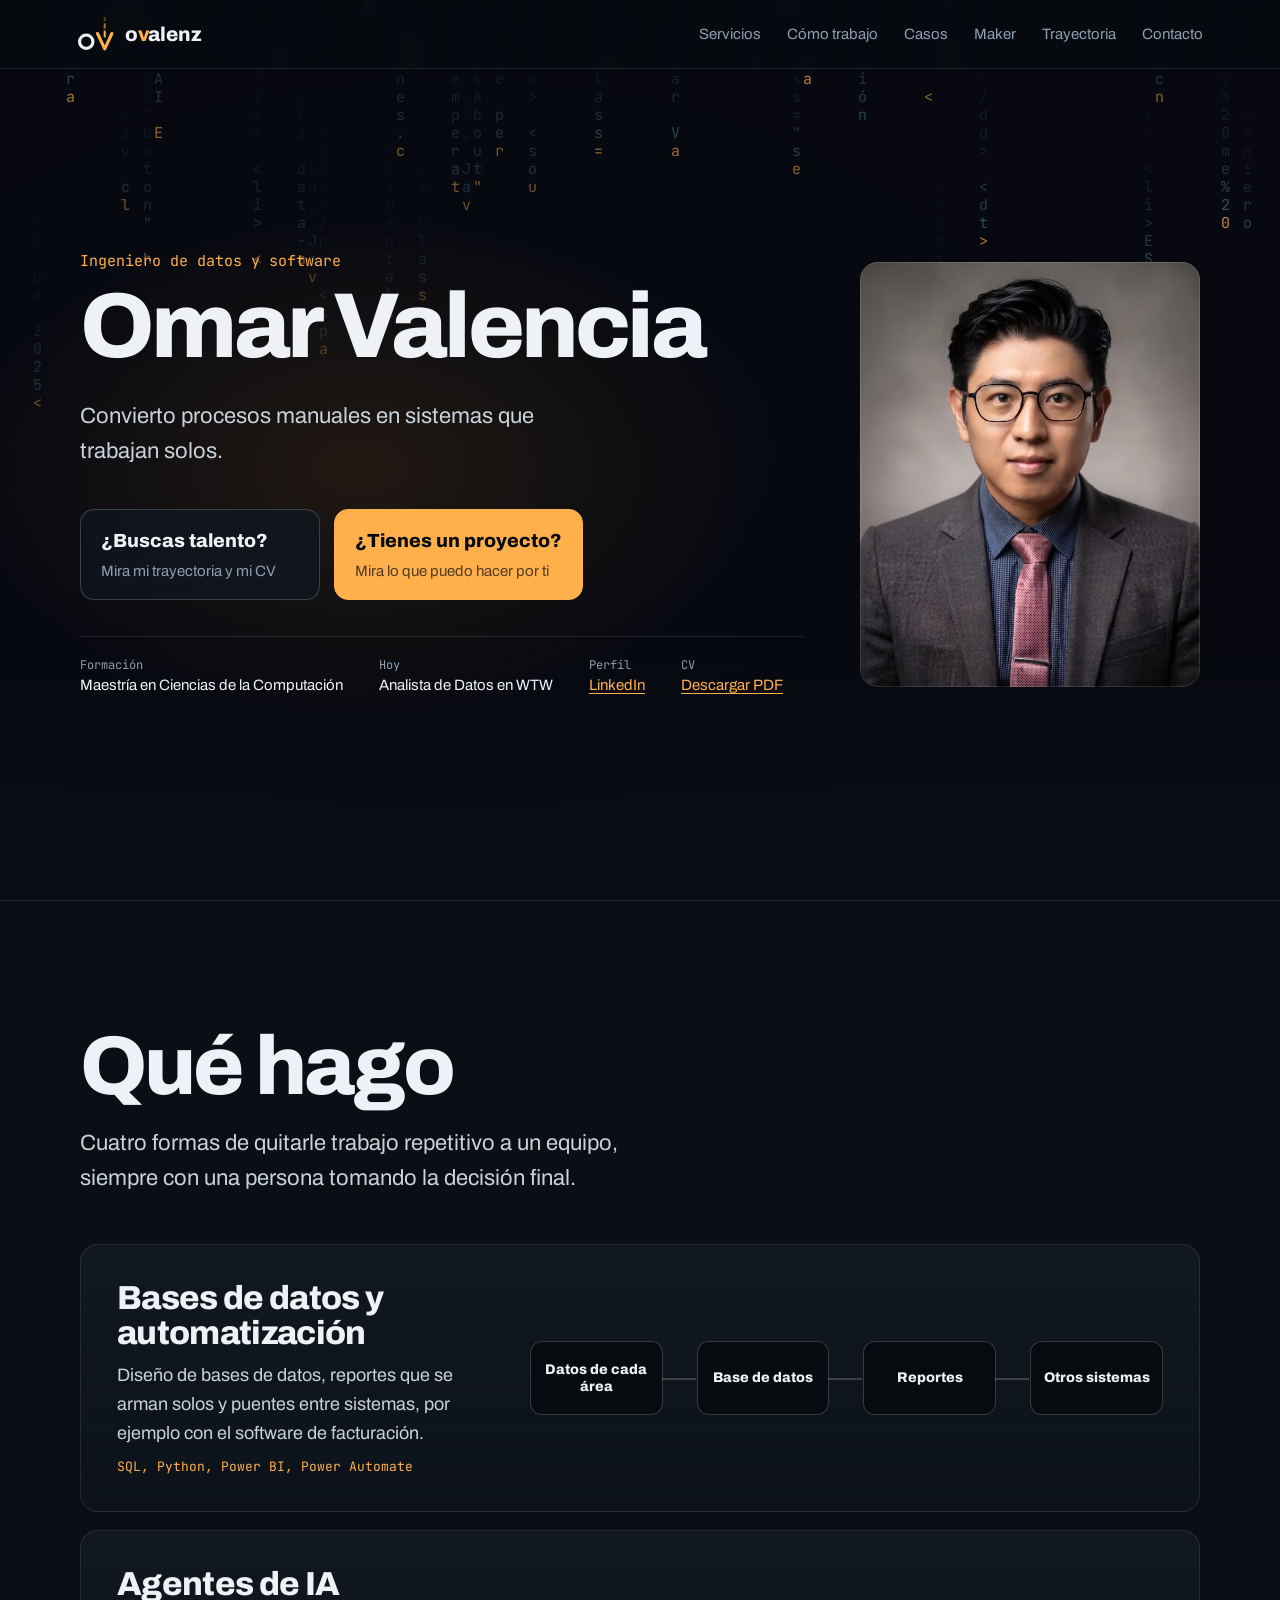
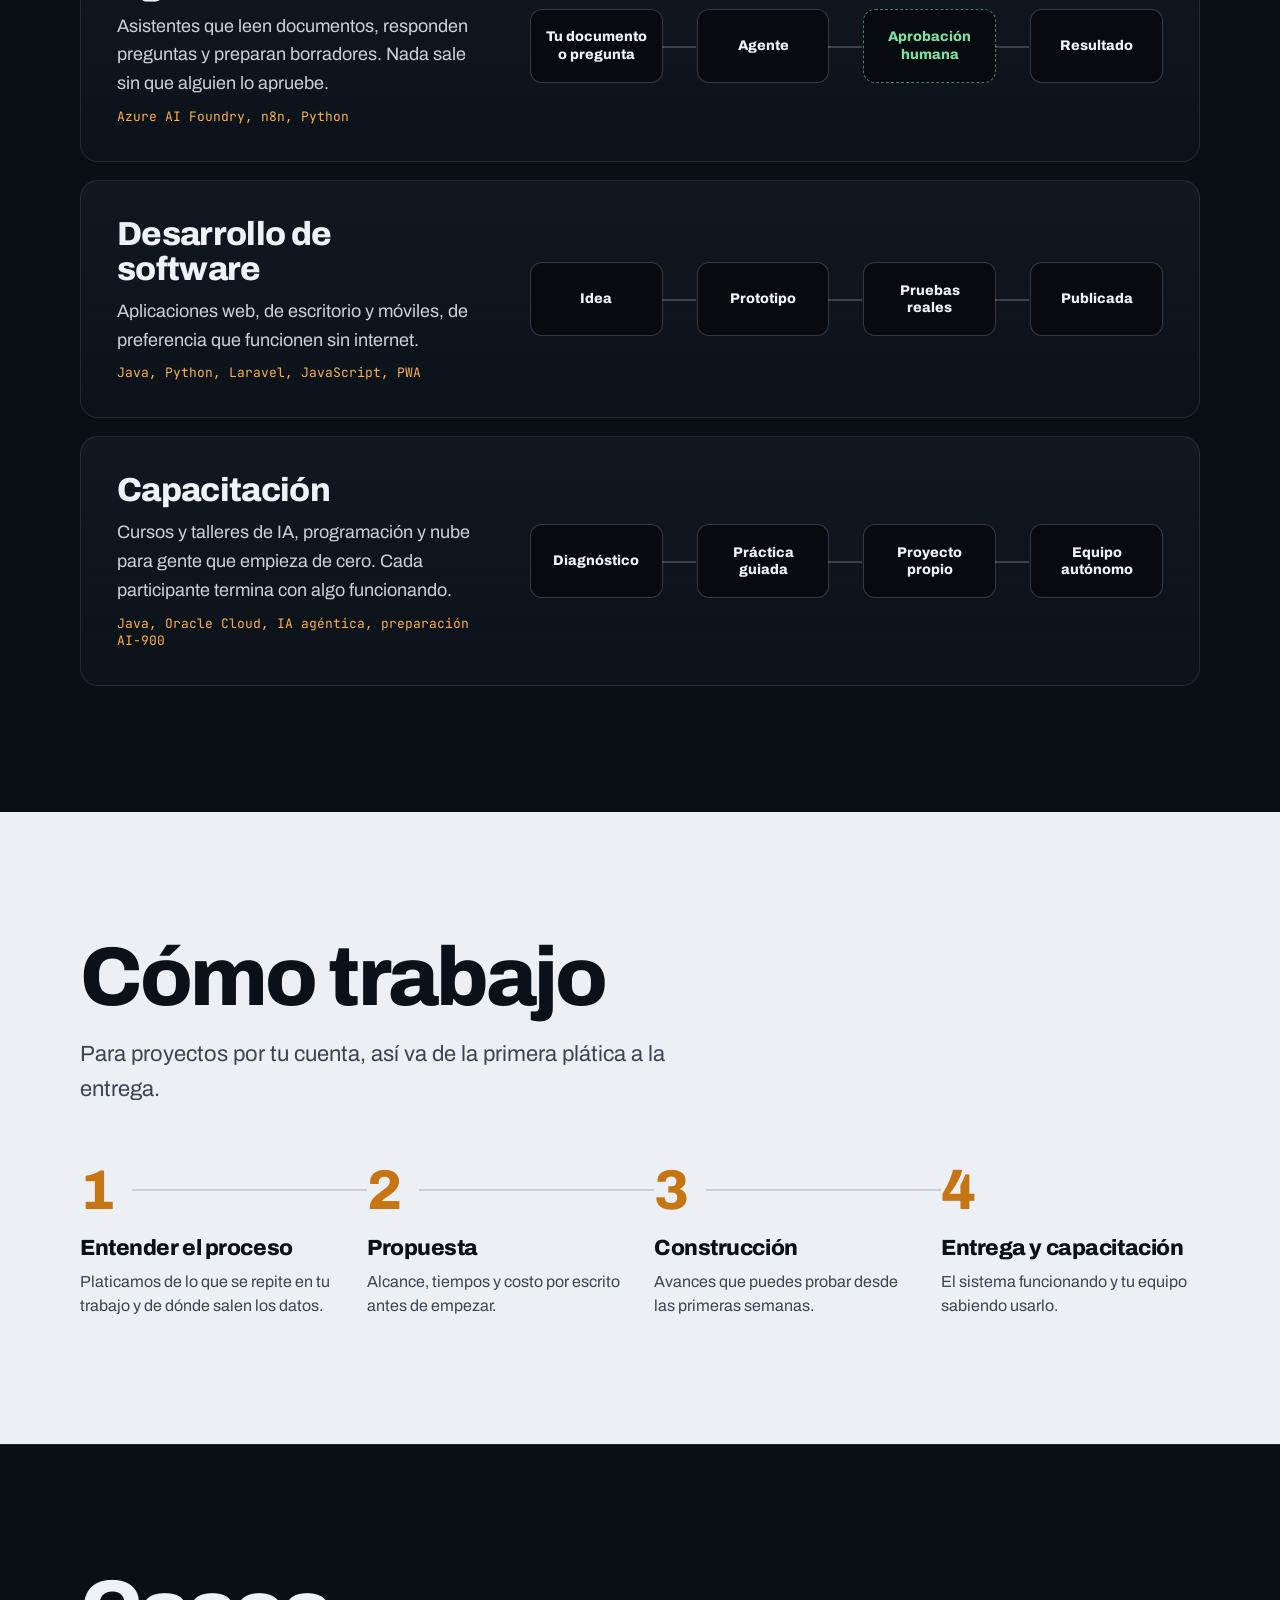
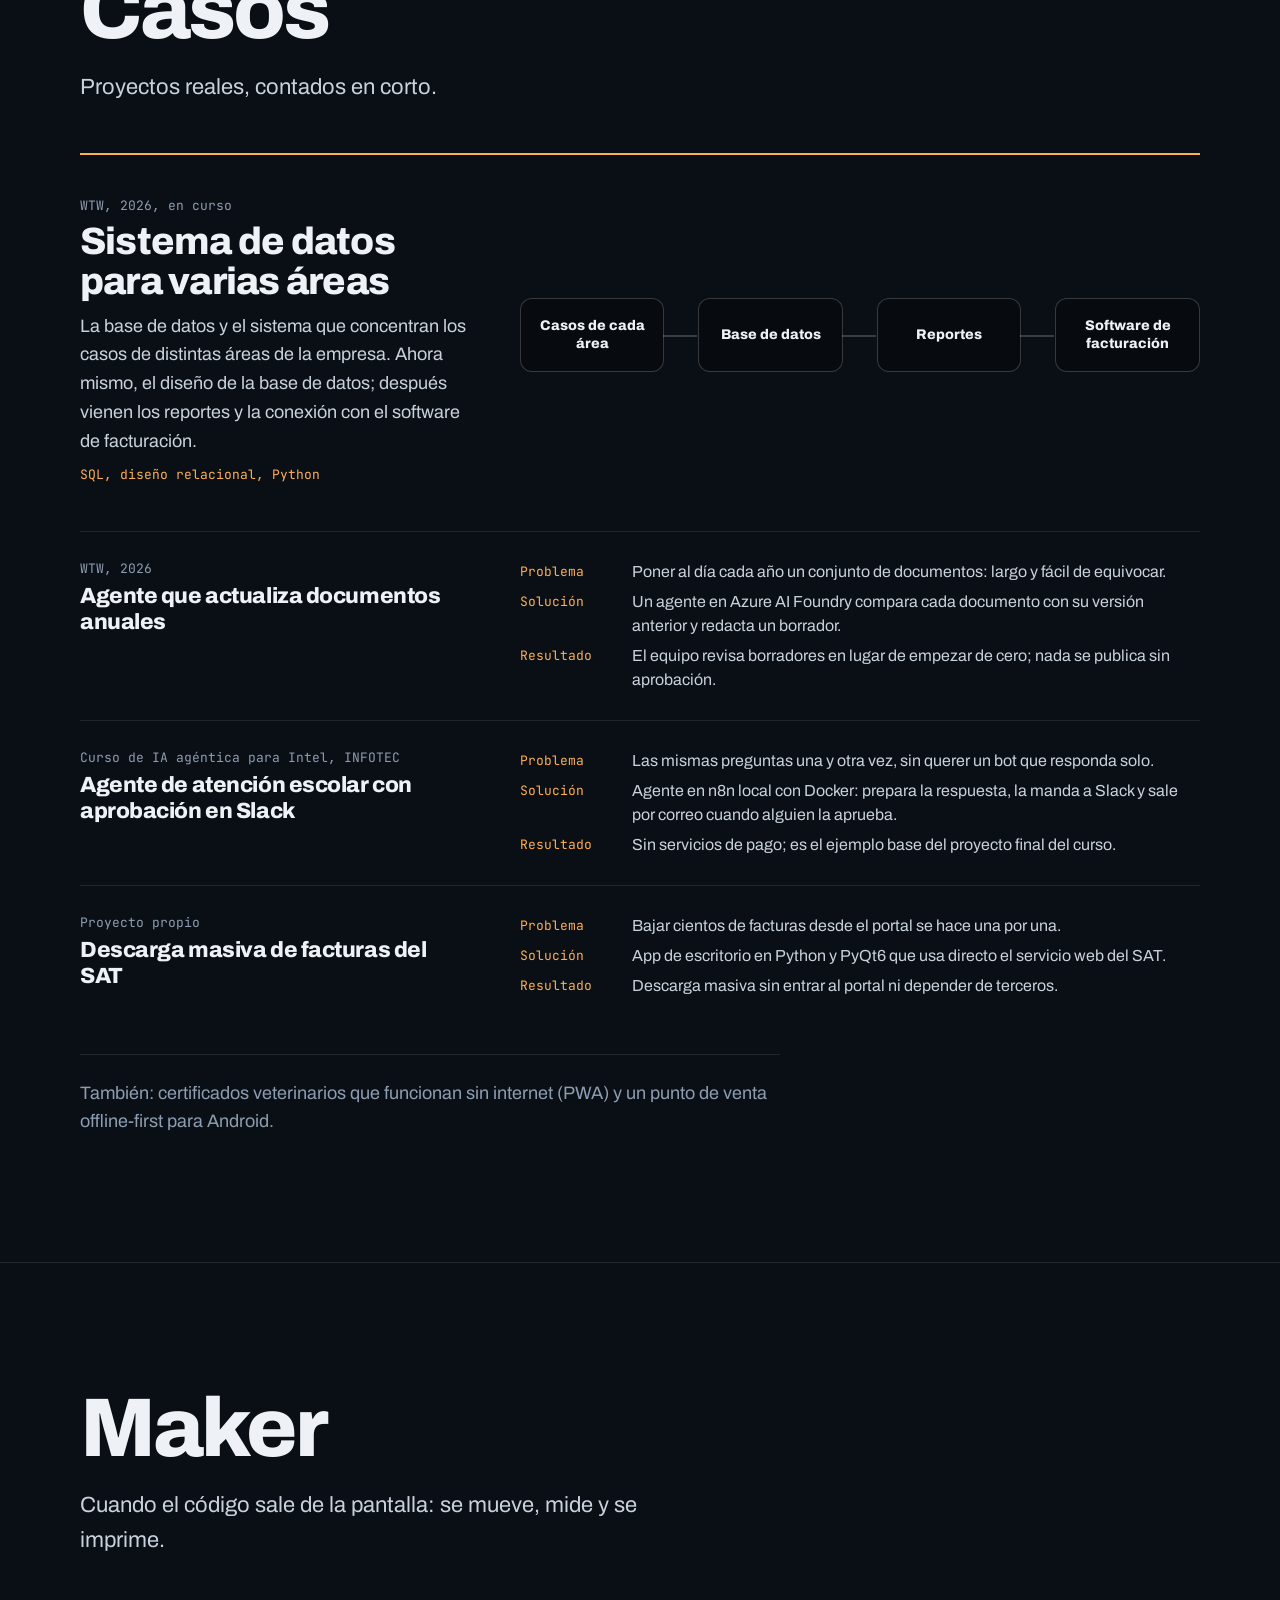
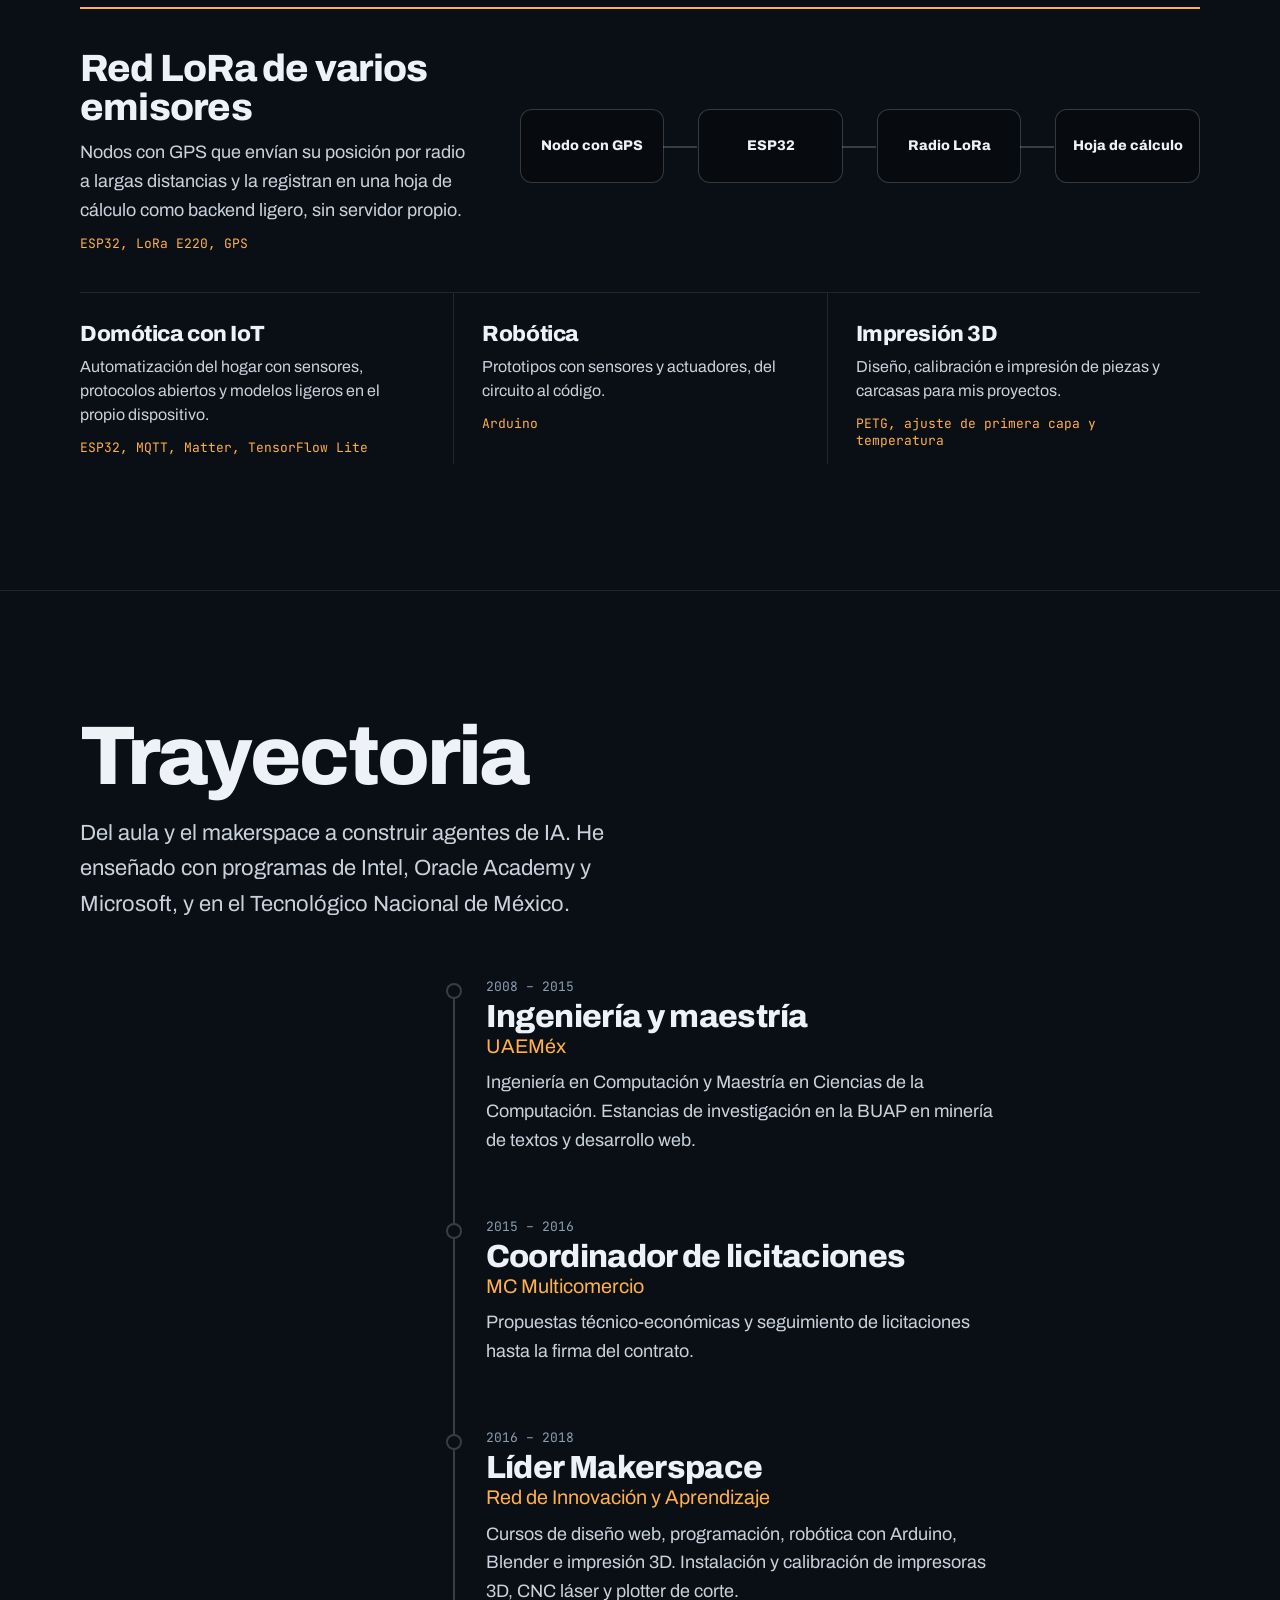
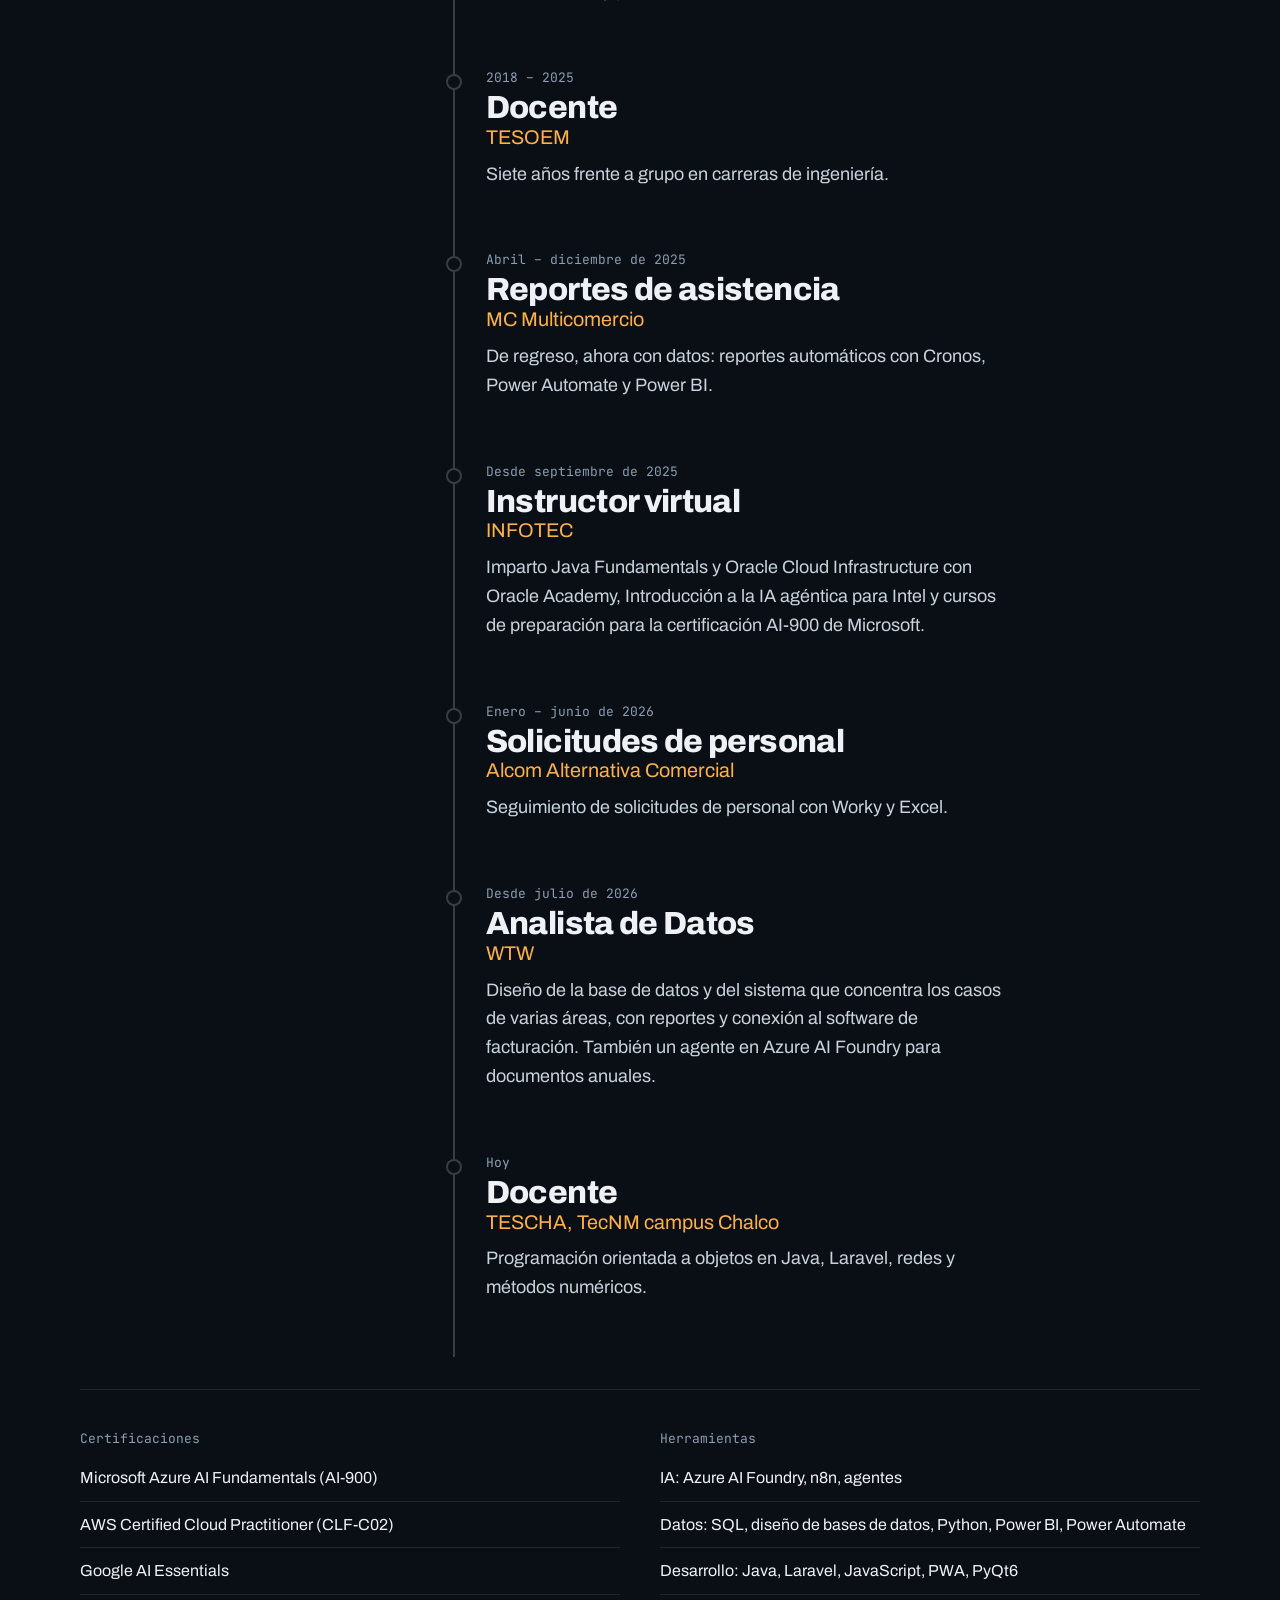
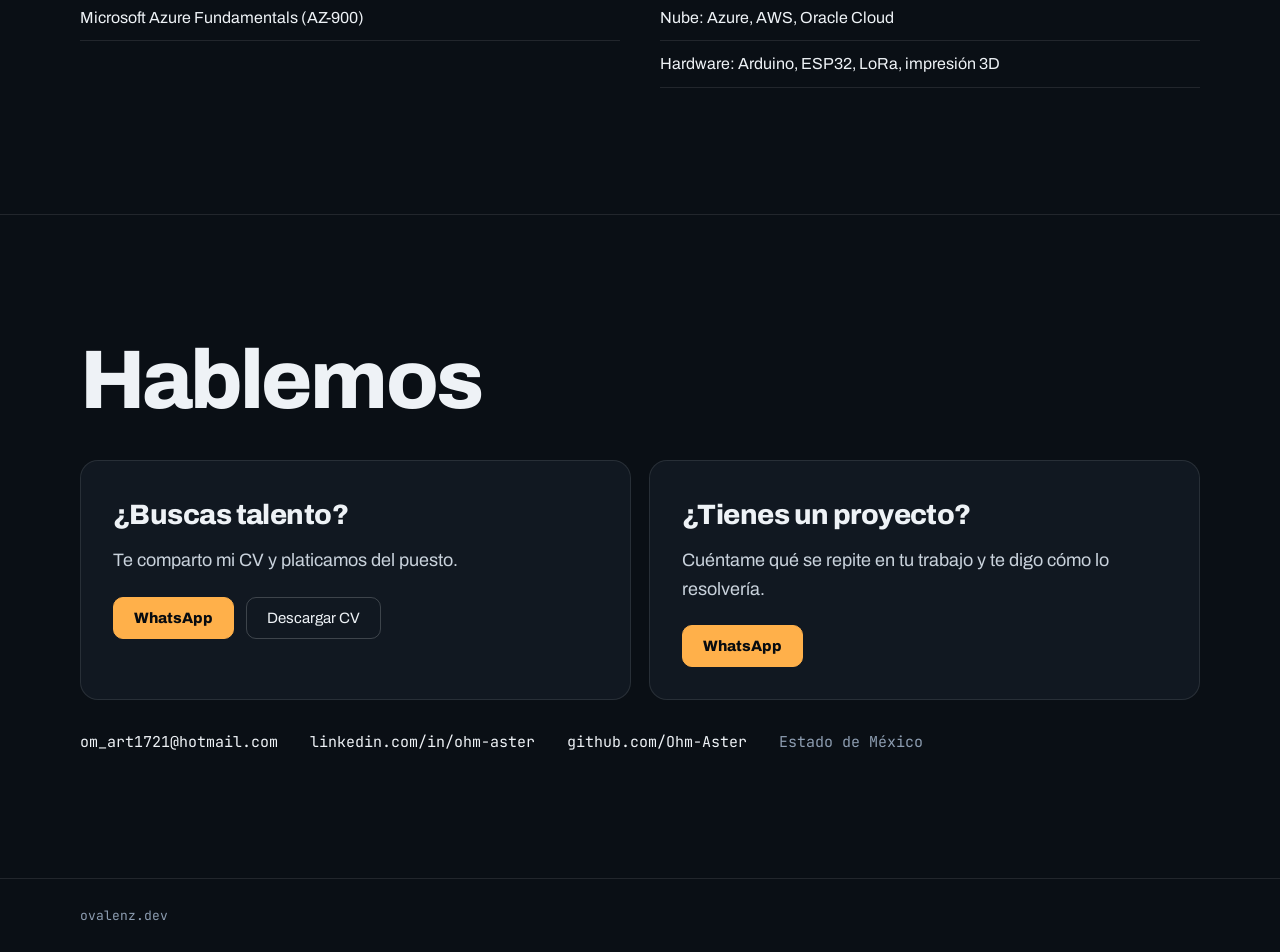
<file: index.html>
<!DOCTYPE html>
<html lang="es-MX">
<head>
  <meta charset="utf-8">
  <meta name="viewport" content="width=device-width, initial-scale=1">
  <title>Omar Valencia Cruz | Datos, software e IA</title>
  <meta name="description" content="Ingeniero en computación. Diseño bases de datos y sistemas con SQL, Python, Java e IA que automatizan el trabajo de varias áreas. Docente desde 2018.">
  <meta name="author" content="Omar Valencia Cruz">
  <meta name="theme-color" content="#070B10">
  <link rel="canonical" href="https://ovalenz.dev/">
  <link rel="icon" href="favicon.svg" type="image/svg+xml">

  <meta property="og:type" content="profile">
  <meta property="og:locale" content="es_MX">
  <meta property="og:site_name" content="ovalenz">
  <meta property="og:title" content="Omar Valencia Cruz | Datos, software e IA">
  <meta property="og:description" content="Bases de datos, sistemas y automatización con SQL, Python, Java e IA.">
  <meta property="og:url" content="https://ovalenz.dev/">
  <meta property="og:image" content="https://ovalenz.dev/og.png">
  <meta name="twitter:card" content="summary_large_image">

  <link rel="stylesheet" href="css/base.css?v=20261114b">
  <link rel="stylesheet" href="css/secciones.css?v=20261114b">
  <link rel="stylesheet" href="css/flujos.css?v=20261114b">
  <link rel="stylesheet" href="css/trayectoria.css?v=20261114b">
  <link rel="stylesheet" href="css/impresion.css?v=20261114b" media="print">
  <script src="js/lluvia.js?v=20261114b" defer></script>
  <script src="js/flujos.js?v=20261114b" defer></script>
  <script src="js/trayectoria.js?v=20261114b" defer></script>
  <script src="js/contacto.js?v=20261114b" defer></script>
  <script type="application/ld+json">
  {
    "@context": "https://schema.org",
    "@type": "Person",
    "name": "Omar Valencia Cruz",
    "alternateName": "ovalenz",
    "url": "https://ovalenz.dev/",
    "image": "https://ovalenz.dev/img/omar-640.jpg",
    "alumniOf": {
      "@type": "CollegeOrUniversity",
      "name": "Universidad Autónoma del Estado de México"
    },
    "jobTitle": "Ingeniero de datos y software",
    "description": "Ingeniero en computación. Diseña bases de datos y sistemas con SQL, Python, Java e IA; docente de programación desde 2018.",
    "worksFor": {
      "@type": "Organization",
      "name": "WTW"
    },
    "address": {
      "@type": "PostalAddress",
      "addressRegion": "Estado de México",
      "addressCountry": "MX"
    },
    "knowsAbout": [
      "Diseño de bases de datos",
      "Agentes de IA",
      "Azure AI Foundry",
      "n8n",
      "Análisis de datos",
      "Power BI",
      "Power Automate",
      "Python",
      "SQL",
      "Java",
      "Laravel",
      "Arduino",
      "ESP32",
      "Docencia en programación"
    ],
    "hasCredential": [
      {
        "@type": "EducationalOccupationalCredential",
        "name": "Microsoft Certified: Azure AI Fundamentals (AI-900)"
      },
      {
        "@type": "EducationalOccupationalCredential",
        "name": "AWS Certified Cloud Practitioner (CLF-C02)"
      },
      {
        "@type": "EducationalOccupationalCredential",
        "name": "Google AI Essentials"
      },
      {
        "@type": "EducationalOccupationalCredential",
        "name": "Microsoft Certified: Azure Fundamentals (AZ-900)"
      }
    ],
    "sameAs": [
      "https://github.com/Ohm-Aster",
      "https://www.linkedin.com/in/ohm-aster/"
    ]
  }
  </script>
</head>
<body>
  <header class="barra">
    <a class="marca" href="#inicio" aria-label="ovalenz, inicio"><svg class="marca__icono" viewBox="2 -4 74 70" aria-hidden="true"><circle cx="20" cy="46" r="13"/><polyline points="42,30 56,60 70,30"/><line class="g1" x1="56" y1="0" x2="56" y2="5"/><line class="g2" x1="56" y1="12" x2="56" y2="19"/><line class="g3" x1="56" y1="26" x2="56" y2="36"/></svg><span>o<b>v</b>alenz</span></a>
    <nav aria-label="Secciones">
      <a href="#servicios">Servicios</a>
      <a href="#proceso">Cómo trabajo</a>
      <a href="#casos">Casos</a>
      <a href="#maker">Maker</a>
      <a href="#trayectoria">Trayectoria</a>
      <a href="#contacto">Contacto</a>
    </nav>
  </header>

  <main id="inicio">
    <!-- ============ Hero ============ -->
    <section class="hero">
      <canvas class="lluvia" aria-hidden="true"></canvas>
      <div class="contenedor hero__texto">
        <figure class="hero__foto">
          <picture>
            <source type="image/webp" srcset="img/omar-320.webp 320w, img/omar-640.webp 640w" sizes="(max-width: 960px) 112px, 340px">
            <img src="img/omar-640.jpg" srcset="img/omar-320.jpg 320w, img/omar-640.jpg 640w" sizes="(max-width: 960px) 112px, 340px" width="640" height="800" alt="Omar Valencia Cruz" fetchpriority="high">
          </picture>
        </figure>
        <div class="hero__info">
        <p class="hero__rol">Ingeniero de datos y software</p>
        <h1>Omar Valencia</h1>
        <p class="hero__lema">Convierto procesos manuales en sistemas que trabajan solos.</p>
        <div class="caminos">
          <a class="camino" href="#trayectoria">
            <span class="camino__quien">¿Buscas talento?</span>
            <span class="camino__que">Mira mi trayectoria y mi CV</span>
          </a>
          <a class="camino camino--proyecto" href="#servicios">
            <span class="camino__quien">¿Tienes un proyecto?</span>
            <span class="camino__que">Mira lo que puedo hacer por ti</span>
          </a>
        </div>
        <ul class="rapido" aria-label="Perfil rápido">
          <li><span>Formación</span>Maestría en Ciencias de la Computación</li>
          <li><span>Hoy</span>Analista de Datos en WTW</li>
          <li><span>Perfil</span><a href="https://www.linkedin.com/in/ohm-aster/" rel="noopener">LinkedIn</a></li>
          <li><span>CV</span><a href="cv/CV_OmarValenciaCruz.pdf" download>Descargar PDF</a></li>
        </ul>
        </div>
      </div>
    </section>

    <!-- ============ Servicios ============ -->
    <section id="servicios" class="seccion">
      <div class="contenedor">
        <h2>Qué hago</h2>
        <p class="lema">Cuatro formas de quitarle trabajo repetitivo a un equipo, siempre con una persona tomando la decisión final.</p>

        <div class="servicios">
          <article class="servicio">
            <div class="servicio__texto">
              <h3>Bases de datos y automatización</h3>
              <p>Diseño de bases de datos, reportes que se arman solos y puentes entre sistemas, por ejemplo con el software de facturación.</p>
              <p class="servicio__stack">SQL, Python, Power BI, Power Automate</p>
            </div>
            <figure class="flujo" style="--pasos: 4">
              <ol>
                <li>Datos de cada área</li>
                <li>Base de datos</li>
                <li>Reportes</li>
                <li>Otros sistemas</li>
              </ol>
              <figcaption class="oculto">Flujo de una base de datos que alimenta reportes y otros sistemas</figcaption>
            </figure>
          </article>

          <article class="servicio">
            <div class="servicio__texto">
              <h3>Agentes de IA</h3>
              <p>Asistentes que leen documentos, responden preguntas y preparan borradores. Nada sale sin que alguien lo apruebe.</p>
              <p class="servicio__stack">Azure AI Foundry, n8n, Python</p>
            </div>
            <figure class="flujo" style="--pasos: 4">
              <ol>
                <li>Tu documento o pregunta</li>
                <li>Agente</li>
                <li class="humano">Aprobación humana</li>
                <li>Resultado</li>
              </ol>
              <figcaption class="oculto">Flujo de un agente de IA con aprobación humana</figcaption>
            </figure>
          </article>

          <article class="servicio">
            <div class="servicio__texto">
              <h3>Desarrollo de software</h3>
              <p>Aplicaciones web, de escritorio y móviles, de preferencia que funcionen sin internet.</p>
              <p class="servicio__stack">Java, Python, Laravel, JavaScript, PWA</p>
            </div>
            <figure class="flujo" style="--pasos: 4">
              <ol>
                <li>Idea</li>
                <li>Prototipo</li>
                <li>Pruebas reales</li>
                <li>Publicada</li>
              </ol>
              <figcaption class="oculto">Ruta de desarrollo de una aplicación</figcaption>
            </figure>
          </article>

          <article class="servicio">
            <div class="servicio__texto">
              <h3>Capacitación</h3>
              <p>Cursos y talleres de IA, programación y nube para gente que empieza de cero. Cada participante termina con algo funcionando.</p>
              <p class="servicio__stack">Java, Oracle Cloud, IA agéntica, preparación AI-900</p>
            </div>
            <figure class="flujo" style="--pasos: 4">
              <ol>
                <li>Diagnóstico</li>
                <li>Práctica guiada</li>
                <li>Proyecto propio</li>
                <li>Equipo autónomo</li>
              </ol>
              <figcaption class="oculto">Ruta de una capacitación</figcaption>
            </figure>
          </article>
        </div>
      </div>
    </section>

    <!-- ============ Cómo trabajo ============ -->
    <section id="proceso" class="seccion seccion--clara">
      <div class="contenedor">
        <h2>Cómo trabajo</h2>
        <p class="lema">Para proyectos por tu cuenta, así va de la primera plática a la entrega.</p>
        <ol class="pasos">
          <li><h3>Entender el proceso</h3><p>Platicamos de lo que se repite en tu trabajo y de dónde salen los datos.</p></li>
          <li><h3>Propuesta</h3><p>Alcance, tiempos y costo por escrito antes de empezar.</p></li>
          <li><h3>Construcción</h3><p>Avances que puedes probar desde las primeras semanas.</p></li>
          <li><h3>Entrega y capacitación</h3><p>El sistema funcionando y tu equipo sabiendo usarlo.</p></li>
        </ol>
      </div>
    </section>

    <!-- ============ Casos ============ -->
    <section id="casos" class="seccion">
      <div class="contenedor">
        <h2>Casos</h2>
        <p class="lema">Proyectos reales, contados en corto.</p>

        <article class="caso-destacado">
          <div class="caso-destacado__texto">
            <p class="caso__contexto">WTW, 2026, en curso</p>
            <h3>Sistema de datos para varias áreas</h3>
            <p>La base de datos y el sistema que concentran los casos de distintas áreas de la empresa. Ahora mismo, el diseño de la base de datos; después vienen los reportes y la conexión con el software de facturación.</p>
            <p class="servicio__stack">SQL, diseño relacional, Python</p>
          </div>
          <figure class="flujo" style="--pasos: 4">
            <ol>
              <li>Casos de cada área</li>
              <li>Base de datos</li>
              <li>Reportes</li>
              <li>Software de facturación</li>
            </ol>
            <figcaption class="oculto">Flujo del sistema de datos para varias áreas</figcaption>
          </figure>
        </article>

        <ul class="casos-lista">
          <li>
            <div><p class="caso__contexto">WTW, 2026</p><h3>Agente que actualiza documentos anuales</h3></div>
            <dl>
              <dt>Problema</dt><dd>Poner al día cada año un conjunto de documentos: largo y fácil de equivocar.</dd>
              <dt>Solución</dt><dd>Un agente en Azure AI Foundry compara cada documento con su versión anterior y redacta un borrador.</dd>
              <dt>Resultado</dt><dd>El equipo revisa borradores en lugar de empezar de cero; nada se publica sin aprobación.</dd>
            </dl>
          </li>
          <li>
            <div><p class="caso__contexto">Curso de IA agéntica para Intel, INFOTEC</p><h3>Agente de atención escolar con aprobación en Slack</h3></div>
            <dl>
              <dt>Problema</dt><dd>Las mismas preguntas una y otra vez, sin querer un bot que responda solo.</dd>
              <dt>Solución</dt><dd>Agente en n8n local con Docker: prepara la respuesta, la manda a Slack y sale por correo cuando alguien la aprueba.</dd>
              <dt>Resultado</dt><dd>Sin servicios de pago; es el ejemplo base del proyecto final del curso.</dd>
            </dl>
          </li>
          <li>
            <div><p class="caso__contexto">Proyecto propio</p><h3>Descarga masiva de facturas del SAT</h3></div>
            <dl>
              <dt>Problema</dt><dd>Bajar cientos de facturas desde el portal se hace una por una.</dd>
              <dt>Solución</dt><dd>App de escritorio en Python y PyQt6 que usa directo el servicio web del SAT.</dd>
              <dt>Resultado</dt><dd>Descarga masiva sin entrar al portal ni depender de terceros.</dd>
            </dl>
          </li>
        </ul>

        <p class="tambien">También: certificados veterinarios que funcionan sin internet (PWA) y un punto de venta offline-first para Android.</p>
      </div>
    </section>

    <!-- ============ Maker ============ -->
    <section id="maker" class="seccion">
      <div class="contenedor">
        <h2>Maker</h2>
        <p class="lema">Cuando el código sale de la pantalla: se mueve, mide y se imprime.</p>

        <article class="caso-destacado maker__destacado">
          <div class="caso-destacado__texto">
            <h3>Red LoRa de varios emisores</h3>
            <p>Nodos con GPS que envían su posición por radio a largas distancias y la registran en una hoja de cálculo como backend ligero, sin servidor propio.</p>
            <p class="servicio__stack">ESP32, LoRa E220, GPS</p>
          </div>
          <figure class="flujo" style="--pasos: 4">
            <ol>
              <li>Nodo con GPS</li>
              <li>ESP32</li>
              <li>Radio LoRa</li>
              <li>Hoja de cálculo</li>
            </ol>
            <figcaption class="oculto">Flujo de datos de la red LoRa</figcaption>
          </figure>
        </article>

        <ul class="maker__lista">
          <li>
            <h3>Domótica con IoT</h3>
            <p>Automatización del hogar con sensores, protocolos abiertos y modelos ligeros en el propio dispositivo.</p>
            <span>ESP32, MQTT, Matter, TensorFlow Lite</span>
          </li>
          <li>
            <h3>Robótica</h3>
            <p>Prototipos con sensores y actuadores, del circuito al código.</p>
            <span>Arduino</span>
          </li>
          <li>
            <h3>Impresión 3D</h3>
            <p>Diseño, calibración e impresión de piezas y carcasas para mis proyectos.</p>
            <span>PETG, ajuste de primera capa y temperatura</span>
          </li>
        </ul>
      </div>
    </section>

    <!-- ============ Trayectoria ============ -->
    <section id="trayectoria" class="seccion">
      <div class="contenedor">
        <h2>Trayectoria</h2>
        <p class="lema">Del aula y el makerspace a construir agentes de IA. He enseñado con programas de Intel, Oracle Academy y Microsoft, y en el Tecnológico Nacional de México.</p>

        <div class="trayectoria">
          <div class="anio" aria-hidden="true"><span data-anio>2008</span></div>
          <ol class="linea" data-linea>
            <li data-anio-etapa="2008">
              <p class="cuando">2008 – 2015</p>
              <h3>Ingeniería y maestría <span>UAEMéx</span></h3>
              <p>Ingeniería en Computación y Maestría en Ciencias de la Computación. Estancias de investigación en la BUAP en minería de textos y desarrollo web.</p>
            </li>
            <li data-anio-etapa="2015">
              <p class="cuando">2015 – 2016</p>
              <h3>Coordinador de licitaciones <span>MC Multicomercio</span></h3>
              <p>Propuestas técnico-económicas y seguimiento de licitaciones hasta la firma del contrato.</p>
            </li>
            <li data-anio-etapa="2016">
              <p class="cuando">2016 – 2018</p>
              <h3>Líder Makerspace <span>Red de Innovación y Aprendizaje</span></h3>
              <p>Cursos de diseño web, programación, robótica con Arduino, Blender e impresión 3D. Instalación y calibración de impresoras 3D, CNC láser y plotter de corte.</p>
            </li>
            <li data-anio-etapa="2018">
              <p class="cuando">2018 – 2025</p>
              <h3>Docente <span>TESOEM</span></h3>
              <p>Siete años frente a grupo en carreras de ingeniería.</p>
            </li>
            <li data-anio-etapa="2025">
              <p class="cuando">Abril – diciembre de 2025</p>
              <h3>Reportes de asistencia <span>MC Multicomercio</span></h3>
              <p>De regreso, ahora con datos: reportes automáticos con Cronos, Power Automate y Power BI.</p>
            </li>
            <li data-anio-etapa="2025">
              <p class="cuando">Desde septiembre de 2025</p>
              <h3>Instructor virtual <span>INFOTEC</span></h3>
              <p>Imparto Java Fundamentals y Oracle Cloud Infrastructure con Oracle Academy, Introducción a la IA agéntica para Intel y cursos de preparación para la certificación AI-900 de Microsoft.</p>
            </li>
            <li data-anio-etapa="2026">
              <p class="cuando">Enero – junio de 2026</p>
              <h3>Solicitudes de personal <span>Alcom Alternativa Comercial</span></h3>
              <p>Seguimiento de solicitudes de personal con Worky y Excel.</p>
            </li>
            <li data-anio-etapa="2026">
              <p class="cuando">Desde julio de 2026</p>
              <h3>Analista de Datos <span>WTW</span></h3>
              <p>Diseño de la base de datos y del sistema que concentra los casos de varias áreas, con reportes y conexión al software de facturación. También un agente en Azure AI Foundry para documentos anuales.</p>
            </li>
            <li data-anio-etapa="Hoy">
              <p class="cuando">Hoy</p>
              <h3>Docente <span>TESCHA, TecNM campus Chalco</span></h3>
              <p>Programación orientada a objetos en Java, Laravel, redes y métodos numéricos.</p>
            </li>
          </ol>
        </div>

        <div class="credenciales">
          <div>
            <h3>Certificaciones</h3>
            <ul>
              <li>Microsoft Azure AI Fundamentals (AI-900)</li>
              <li>AWS Certified Cloud Practitioner (CLF-C02)</li>
              <li>Google AI Essentials</li>
              <li>Microsoft Azure Fundamentals (AZ-900)</li>
            </ul>
          </div>
          <div>
            <h3>Herramientas</h3>
            <ul>
              <li>IA: Azure AI Foundry, n8n, agentes</li>
              <li>Datos: SQL, diseño de bases de datos, Python, Power BI, Power Automate</li>
              <li>Desarrollo: Java, Laravel, JavaScript, PWA, PyQt6</li>
              <li>Nube: Azure, AWS, Oracle Cloud</li>
              <li>Hardware: Arduino, ESP32, LoRa, impresión 3D</li>
            </ul>
          </div>
        </div>
      </div>
    </section>

    <!-- ============ Contacto ============ -->
    <section id="contacto" class="seccion contacto">
      <div class="contenedor">
        <h2>Hablemos</h2>
        <div class="contacto__caminos">
          <div class="contacto__camino">
            <h3>¿Buscas talento?</h3>
            <p>Te comparto mi CV y platicamos del puesto.</p>
            <div class="acciones">
              <a class="boton boton--principal" href="https://wa.me/525515353273?text=Hola%20Omar%2C%20vi%20tu%20p%C3%A1gina%20y%20me%20interesa%20tu%20perfil" rel="noopener">WhatsApp</a>
              <a class="boton" href="cv/CV_OmarValenciaCruz.pdf" download>Descargar CV</a>
            </div>
          </div>
          <div class="contacto__camino">
            <h3>¿Tienes un proyecto?</h3>
            <p>Cuéntame qué se repite en tu trabajo y te digo cómo lo resolvería.</p>
            <div class="acciones">
              <a class="boton boton--principal" href="https://wa.me/525515353273?text=Hola%20Omar%2C%20tengo%20un%20proyecto" rel="noopener">WhatsApp</a>
            </div>
          </div>
        </div>
        <ul class="contacto__datos">
          <li><a data-correo="om_art1721|hotmail.com">om_art1721 (arroba) hotmail.com</a></li>
          <li><a href="https://www.linkedin.com/in/ohm-aster/" rel="noopener">linkedin.com/in/ohm-aster</a></li>
          <li><a href="https://github.com/Ohm-Aster" rel="noopener">github.com/Ohm-Aster</a></li>
          <li>Estado de México</li>
        </ul>
      </div>
    </section>
  </main>

  <footer class="pie">
    <div class="contenedor">ovalenz.dev</div>
  </footer>
</body>
</html>
</file>
<file: css/base.css>
/* ==========================================================
   ovalenz · base: fuentes, variables, reset, botones
   ========================================================== */

@font-face { font-family: "Archivo"; font-weight: 400; font-display: swap; src: url("../fonts/archivo-latin-400-normal.woff2") format("woff2"); }
@font-face { font-family: "Archivo"; font-weight: 800; font-display: swap; src: url("../fonts/archivo-latin-800-normal.woff2") format("woff2"); }
@font-face { font-family: "JetBrains Mono"; font-weight: 400; font-display: swap; src: url("../fonts/jetbrains-mono-latin-400-normal.woff2") format("woff2"); }

:root {
  /* color */
  --fondo: #070B10;
  --fondo-seccion: #0A0F15;
  --superficie: #111821;
  --texto: #EEF2F6;
  --suave: #C9D2DC;
  --tenue: #8D9DB1;
  --ambar: #FFB04A;
  --verde: #7CE0A0;
  --linea: rgba(238, 242, 246, 0.1);
  --linea-fuerte: rgba(238, 242, 246, 0.2);
  --brillo-ambar: rgba(255, 176, 74, 0.35);

  /* tipografía */
  --sans: "Archivo", system-ui, sans-serif;
  --mono: "JetBrains Mono", ui-monospace, monospace;

  /* medidas */
  --ancho: 1120px;
  --margen: clamp(20px, 6vw, 80px);
  --radio: 14px;
}

*, *::before, *::after { box-sizing: border-box; margin: 0; padding: 0; }

html { scroll-behavior: smooth; background: var(--fondo); }

body {
  color: var(--texto);
  font: 400 18px/1.6 var(--sans);
  -webkit-font-smoothing: antialiased;
}

h1, h2, h3 { font-weight: 800; letter-spacing: -0.02em; }

a { color: inherit; }
a:focus-visible, button:focus-visible { outline: 2px solid var(--ambar); outline-offset: 3px; }

.contenedor { width: min(var(--ancho), 100%); margin-inline: auto; }

.oculto {
  position: absolute;
  width: 1px;
  height: 1px;
  overflow: hidden;
  clip: rect(0 0 0 0);
}

.boton {
  display: inline-flex;
  align-items: center;
  padding: 12px 20px;
  border: 1px solid var(--linea-fuerte);
  border-radius: 10px;
  background: transparent;
  color: var(--texto);
  font: 400 15px var(--sans);
  text-decoration: none;
  cursor: pointer;
  transition: border-color 0.2s, box-shadow 0.2s;
}
.boton:hover { border-color: var(--texto); }
.boton--principal { background: var(--ambar); border-color: var(--ambar); color: var(--fondo); font-weight: 800; }
.boton--principal:hover { border-color: var(--ambar); box-shadow: 0 0 24px var(--brillo-ambar); }

.acciones { display: flex; flex-wrap: wrap; gap: 12px; }

@media (prefers-reduced-motion: reduce) {
  html { scroll-behavior: auto; }
  *, *::before, *::after { transition: none !important; animation: none !important; }
}
</file>
<file: css/secciones.css>
/* ==========================================================
   ovalenz · barra, hero, servicios, casos y contacto
   ========================================================== */

/* ---------- Barra ---------- */
.barra {
  position: fixed;
  inset: 0 0 auto;
  z-index: 5;
  display: flex;
  justify-content: space-between;
  align-items: center;
  padding: 16px var(--margen);
  background: rgba(7, 11, 16, 0.82);
  backdrop-filter: blur(10px);
  border-bottom: 1px solid var(--linea);
}
.marca { display: inline-flex; align-items: center; gap: 10px; font: 800 20px var(--sans); letter-spacing: -0.01em; color: var(--texto); text-decoration: none; }
.marca b { color: var(--ambar); font-weight: 800; }
.marca__icono { width: 38px; height: 36px; fill: none; stroke-linecap: round; stroke-linejoin: round; }
.marca__icono circle { stroke: var(--texto); stroke-width: 6; }
.marca__icono polyline { stroke: var(--ambar); stroke-width: 6; }
.marca__icono line { stroke: var(--ambar); stroke-width: 4; }
.marca__icono .g1 { opacity: 0.35; }
.marca__icono .g2 { opacity: 0.65; }
/* La lluvia cae una vez al cargar y se queda en su lugar */
@media (prefers-reduced-motion: no-preference) {
  .marca__icono line { animation: caer 0.9s ease-out both; }
  .marca__icono .g2 { animation-delay: 0.12s; }
  .marca__icono .g3 { animation-delay: 0.24s; }
}
@keyframes caer { from { transform: translateY(-14px); opacity: 0; } }
.barra nav { display: flex; gap: 26px; }
.barra nav a { color: var(--tenue); font-size: 15px; text-decoration: none; transition: color 0.2s; }
.barra nav a:hover { color: var(--texto); }

/* ---------- Hero ---------- */
.hero {
  position: relative;
  min-height: 100vh;
  min-height: 100svh;
  display: grid;
  align-items: center;
  padding: 120px var(--margen) 72px;
  overflow: hidden;
}
.lluvia { position: absolute; inset: 0; width: 100%; height: 100%; }

/* oscurece donde va el texto, da un halo cálido y funde con la siguiente sección */
.hero::after {
  content: "";
  position: absolute;
  inset: 0;
  pointer-events: none;
  background:
    radial-gradient(ellipse 45% 40% at 28% 52%, rgba(255, 150, 40, 0.10), transparent 70%),
    radial-gradient(ellipse 72% 62% at 35% 50%, rgba(7, 11, 16, 0.9), rgba(7, 11, 16, 0.25) 78%),
    linear-gradient(transparent 72%, var(--fondo-seccion));
}

.hero__texto { position: relative; z-index: 1; display: grid; grid-template-columns: 1fr 340px; grid-template-areas: "info foto"; gap: 56px; align-items: center; }
.hero__info { grid-area: info; }
.hero__foto { grid-area: foto; margin: 0; }
.hero__foto img { display: block; width: 100%; height: auto; border-radius: 18px; outline: 1px solid rgba(255, 255, 255, 0.12); outline-offset: -1px; }
@media (max-width: 960px) {
  .hero__texto { grid-template-columns: 1fr; grid-template-areas: "foto" "info"; gap: 24px; }
  .hero__foto { width: 112px; }
  .hero__foto img { aspect-ratio: 1; object-fit: cover; object-position: 50% 15%; border-radius: 50%; }
}
.hero__rol { font: 400 15px var(--mono); color: var(--ambar); }
.hero h1 { margin-top: 12px; font-size: clamp(48px, 7.2vw, 104px); line-height: 0.95; letter-spacing: -0.04em; }
.hero__lema { max-width: 40ch; margin-top: 28px; font-size: clamp(18px, 2vw, 22px); color: var(--suave); }

.caminos { display: flex; flex-wrap: wrap; gap: 14px; margin-top: 40px; }
.camino {
  display: grid;
  gap: 2px;
  min-width: 240px;
  padding: 16px 20px;
  border: 1px solid var(--linea-fuerte);
  border-radius: var(--radio);
  background: rgba(17, 24, 33, 0.7);
  backdrop-filter: blur(6px);
  text-decoration: none;
  transition: border-color 0.25s, box-shadow 0.25s, transform 0.25s;
}
.camino:hover { border-color: var(--ambar); box-shadow: 0 0 32px -6px var(--brillo-ambar); transform: translateY(-2px); }
.camino__quien { font-weight: 800; font-size: 19px; }
.camino__que { color: var(--tenue); font-size: 15px; }
.camino--proyecto { background: var(--ambar); border-color: var(--ambar); color: var(--fondo); }
.camino--proyecto .camino__que { color: rgba(7, 11, 16, 0.7); }

/* perfil rápido para reclutadores */
.rapido {
  list-style: none;
  display: flex;
  flex-wrap: wrap;
  gap: 10px 36px;
  margin-top: 36px;
  padding-top: 20px;
  border-top: 1px solid var(--linea);
  font-size: 15px;
}
.rapido li { display: grid; }
.rapido span { font: 400 12px var(--mono); color: var(--tenue); }
.rapido a, .rapido button {
  padding: 0;
  border: 0;
  background: none;
  color: var(--ambar);
  font: inherit;
  text-align: left;
  text-decoration: underline;
  text-underline-offset: 3px;
  cursor: pointer;
}

/* ---------- Sección genérica ---------- */
.seccion {
  padding: clamp(88px, 14vh, 160px) var(--margen);
  background: var(--fondo-seccion);
  border-top: 1px solid var(--linea);
}
.seccion > .contenedor > h2 { font-size: clamp(44px, 6.5vw, 88px); line-height: 0.95; letter-spacing: -0.035em; }
.lema { max-width: 46ch; margin-top: 20px; font-size: clamp(18px, 1.9vw, 22px); color: var(--suave); }

/* ---------- Servicios ---------- */
.servicios { display: grid; gap: 18px; margin-top: 48px; }
.servicio {
  display: grid;
  grid-template-columns: minmax(260px, 0.8fr) 1.4fr;
  gap: clamp(24px, 4vw, 56px);
  align-items: center;
  padding: clamp(24px, 3vw, 36px);
  border: 1px solid var(--linea);
  border-radius: calc(var(--radio) + 4px);
  background: linear-gradient(180deg, var(--superficie), rgba(17, 24, 33, 0.4));
  transition: border-color 0.3s;
}
.servicio:hover { border-color: var(--linea-fuerte); }
.servicio h3 { font-size: clamp(26px, 2.6vw, 34px); line-height: 1.05; }
.servicio p { margin-top: 10px; color: var(--suave); }
.servicio__stack { font: 400 13px var(--mono); color: var(--ambar) !important; }

/* ---------- Casos (editorial, sin tarjetas) ---------- */
.caso-destacado {
  display: grid;
  grid-template-columns: minmax(260px, 0.8fr) 1.4fr;
  gap: clamp(24px, 4vw, 56px);
  align-items: center;
  margin-top: 48px;
  padding-block: 32px;
  border-top: 2px solid var(--ambar);
}
.caso-destacado h3 { margin-top: 8px; font-size: clamp(28px, 3vw, 38px); line-height: 1.05; }
.caso-destacado p { margin-top: 10px; color: var(--suave); }
.caso__contexto { font: 400 13px var(--mono); color: var(--tenue) !important; }

.casos-lista { list-style: none; margin-top: 16px; }
.casos-lista > li {
  display: grid;
  grid-template-columns: minmax(240px, 0.8fr) 1.4fr;
  gap: clamp(24px, 4vw, 56px);
  padding-block: 28px;
  border-top: 1px solid var(--linea);
}
.casos-lista h3 { margin-top: 6px; font-size: 22px; line-height: 1.2; }
.casos-lista dl { display: grid; grid-template-columns: 96px 1fr; gap: 6px 16px; }
.casos-lista dt { font: 400 13px var(--mono); color: var(--ambar); padding-top: 3px; }
.casos-lista dd { color: var(--suave); font-size: 16px; line-height: 1.5; }
.tambien { max-width: 70ch; margin-top: 28px; padding-top: 24px; border-top: 1px solid var(--linea); color: var(--tenue); }

/* ---------- Maker (columnas, sin cajas) ---------- */
.maker__lista { list-style: none; display: grid; grid-template-columns: repeat(3, 1fr); margin-top: 8px; border-top: 1px solid var(--linea); }
.maker__lista li { padding: 28px 28px 8px 0; }
.maker__lista li + li { padding-left: 28px; border-left: 1px solid var(--linea); }
.maker__lista h3 { font-size: 22px; line-height: 1.2; }
.maker__lista p { margin-top: 8px; color: var(--suave); font-size: 16px; line-height: 1.5; }
.maker__lista span { display: block; margin-top: 12px; font: 400 13px var(--mono); color: var(--ambar); }

/* ---------- Cómo trabajo (sección clara para cambiar el ritmo) ---------- */
.seccion--clara { background: #ECEFF3; color: #0B1118; border-top: 0; }
.seccion--clara .lema { color: #3A4553; }
.pasos { list-style: none; display: grid; grid-template-columns: repeat(4, 1fr); gap: 28px; margin-top: 56px; counter-reset: paso; }
.pasos li { position: relative; padding-top: 72px; counter-increment: paso; }
.pasos li::before {
  content: counter(paso);
  position: absolute;
  top: 0;
  left: 0;
  font-size: 56px;
  font-weight: 800;
  line-height: 1;
  letter-spacing: -0.04em;
  color: #C77412;
}
/* línea que une los pasos */
.pasos li::after { content: ""; position: absolute; top: 26px; left: 52px; right: -28px; height: 2px; background: rgba(11, 17, 24, 0.15); }
.pasos li:last-child::after { display: none; }
.pasos h3 { font-size: 22px; line-height: 1.2; }
.pasos p { margin-top: 8px; color: #3A4553; font-size: 16px; line-height: 1.5; }

/* ---------- Contacto ---------- */
.contacto__caminos { display: grid; grid-template-columns: 1fr 1fr; gap: 18px; margin-top: 40px; }
.contacto__camino { padding: 32px; border: 1px solid var(--linea); border-radius: calc(var(--radio) + 4px); background: var(--superficie); }
.contacto__camino h3 { font-size: 28px; }
.contacto__camino p { margin: 8px 0 22px; color: var(--suave); }
.contacto__datos { list-style: none; display: flex; flex-wrap: wrap; gap: 10px 32px; margin-top: 32px; font: 400 15px var(--mono); color: var(--tenue); }
.contacto__datos a { text-decoration: none; color: var(--texto); }
.contacto__datos a:hover { color: var(--ambar); }

.pie { padding: 28px var(--margen); background: var(--fondo-seccion); border-top: 1px solid var(--linea); font: 400 13px var(--mono); color: var(--tenue); }

/* ---------- Pantallas chicas ---------- */
@media (max-width: 960px) {
  .servicio, .caso-destacado, .casos-lista > li { grid-template-columns: 1fr; }
  .maker__lista { grid-template-columns: 1fr; }
  .maker__lista li, .maker__lista li + li { padding: 22px 0 6px; border-left: 0; border-top: 1px solid var(--linea); }
  .maker__lista li:first-child { border-top: 0; }
  .pasos { grid-template-columns: 1fr 1fr; }
  .pasos li::after { display: none; }
}
@media (max-width: 760px) {
  .barra nav { display: none; }
  .camino { min-width: 0; flex: 1 1 100%; }
  .contacto__caminos { grid-template-columns: 1fr; }
  .pasos { grid-template-columns: 1fr; gap: 20px; }
  .pasos li { padding: 0 0 0 64px; }
  .pasos li::before { font-size: 40px; }
  .casos-lista dl { grid-template-columns: 1fr; gap: 0; }
  .casos-lista dd { margin-bottom: 10px; }
}
</file>
<file: css/flujos.css>
/* ==========================================================
   ovalenz · diagramas de flujo con pulso
   Cada <li> es una etapa. Un pulso viaja de una etapa a la
   siguiente y la etapa donde está se ilumina. El script solo
   agrega .activo mientras el diagrama está en pantalla.
   Horizontal en escritorio, vertical en celular.
   ========================================================== */

.flujo {
  --duracion-paso: 0.85s;
  --ciclo: calc(var(--pasos) * var(--duracion-paso) + 1.4s);
  --separacion: 34px;
}

.flujo ol { list-style: none; display: flex; gap: var(--separacion); }

.flujo li {
  position: relative;
  flex: 1;
  display: grid;
  place-items: center;
  min-height: 74px;
  padding: 12px;
  border: 1px solid var(--linea-fuerte);
  border-radius: 12px;
  background: var(--fondo);
  font-size: 14px;
  font-weight: 800;
  line-height: 1.25;
  text-align: center;
}
.flujo li.humano { border-style: dashed; border-color: rgba(124, 224, 160, 0.55); color: var(--verde); }

/* conector */
.flujo li:not(:last-child)::after {
  content: "";
  position: absolute;
  top: 50%;
  left: 100%;
  width: var(--separacion);
  height: 2px;
  background: var(--linea-fuerte);
}

/* pulso */
.flujo li:not(:last-child)::before {
  content: "";
  position: absolute;
  top: calc(50% - 4px);
  left: 100%;
  width: 8px;
  height: 8px;
  border-radius: 50%;
  background: var(--ambar);
  box-shadow: 0 0 12px var(--ambar);
  opacity: 0;
  z-index: 1;
}

.flujo.activo li { animation: etapa var(--ciclo) infinite; animation-delay: calc(var(--i) * var(--duracion-paso)); }
.flujo.activo li:not(:last-child)::before {
  animation: pulso-horizontal var(--ciclo) infinite;
  animation-delay: calc(var(--i) * var(--duracion-paso) + var(--duracion-paso) * 0.45);
}

@keyframes etapa {
  0%, 16% { border-color: var(--ambar); box-shadow: 0 0 22px -6px var(--brillo-ambar); }
  28%, 100% { border-color: var(--linea-fuerte); box-shadow: none; }
}
@keyframes pulso-horizontal {
  0% { opacity: 0; transform: translateX(0); }
  3% { opacity: 1; }
  11% { opacity: 1; transform: translateX(calc(var(--separacion) - 8px)); }
  14%, 100% { opacity: 0; transform: translateX(calc(var(--separacion) - 8px)); }
}
@keyframes pulso-vertical {
  0% { opacity: 0; transform: translateY(0); }
  3% { opacity: 1; }
  11% { opacity: 1; transform: translateY(calc(var(--separacion) - 8px)); }
  14%, 100% { opacity: 0; transform: translateY(calc(var(--separacion) - 8px)); }
}

@media (max-width: 700px) {
  .flujo { --separacion: 22px; }
  .flujo ol { flex-direction: column; }
  .flujo li { min-height: 0; padding: 12px 14px; place-items: center start; text-align: left; }
  .flujo li:not(:last-child)::after { top: 100%; left: 26px; width: 2px; height: var(--separacion); }
  .flujo li:not(:last-child)::before { top: 100%; left: 23px; }
  .flujo.activo li:not(:last-child)::before { animation-name: pulso-vertical; }
}
</file>
<file: css/trayectoria.css>
/* ==========================================================
   ovalenz · trayectoria con año fijo y línea que se llena
   ========================================================== */

.trayectoria {
  display: grid;
  grid-template-columns: minmax(160px, 0.8fr) 2fr;
  gap: clamp(24px, 5vw, 80px);
  margin-top: 56px;
}

.anio {
  position: sticky;
  top: 18vh;
  align-self: start;
  height: 1.1em;
  overflow: hidden;
  font-size: clamp(64px, 9vw, 132px);
  line-height: 1.1;
}
.anio span {
  display: block;
  font-weight: 800;
  letter-spacing: -0.04em;
  color: var(--ambar);
  font-variant-numeric: tabular-nums;
  transition: transform 0.45s cubic-bezier(0.2, 0.7, 0.1, 1), opacity 0.45s;
}
.anio span.saliendo { transform: translateY(-40%); opacity: 0; }
.anio span.entrando { transform: translateY(40%); opacity: 0; transition: none; }

.linea {
  --avance: 0;
  position: relative;
  list-style: none;
  padding-left: 40px;
}
.linea::before,
.linea::after {
  content: "";
  position: absolute;
  left: 7px;
  top: 8px;
  bottom: 8px;
  width: 2px;
  background: var(--linea-fuerte);
}
.linea::after {
  background: var(--ambar);
  box-shadow: 0 0 10px var(--brillo-ambar);
  transform: scaleY(var(--avance));
  transform-origin: top;
}

.linea li { position: relative; padding-bottom: clamp(40px, 7vh, 72px); }
.linea li::before {
  content: "";
  position: absolute;
  left: -40px;
  top: 5px;
  width: 16px;
  height: 16px;
  border-radius: 50%;
  border: 2px solid var(--linea-fuerte);
  background: var(--fondo-seccion);
  z-index: 1;
  transition: border-color 0.3s, background-color 0.3s, box-shadow 0.3s;
}
.linea li.alcanzado::before { border-color: var(--ambar); background: var(--ambar); box-shadow: 0 0 14px var(--brillo-ambar); }

.cuando { font: 400 13px var(--mono); color: var(--tenue); }
.linea h3 { margin-top: 4px; font-size: clamp(24px, 2.6vw, 32px); line-height: 1.15; }
.linea h3 span { display: block; font-weight: 400; font-size: 0.62em; color: var(--ambar); letter-spacing: 0; }
.linea li > p:last-child { max-width: 52ch; margin-top: 10px; color: var(--suave); }

.credenciales { display: grid; grid-template-columns: 1fr 1fr; gap: 40px; margin-top: 24px; padding-top: 40px; border-top: 1px solid var(--linea); }
.credenciales h3 { font: 400 13px var(--mono); color: var(--tenue); letter-spacing: 0; }
.credenciales ul { list-style: none; margin-top: 8px; }
.credenciales li { padding: 10px 0; border-bottom: 1px solid var(--linea); font-size: 16px; }

@media (max-width: 820px) {
  .trayectoria { grid-template-columns: 1fr; }
  .anio {
    top: 0;
    z-index: 2;
    height: auto;
    margin-inline: calc(-1 * var(--margen));
    padding: 6px var(--margen);
    font-size: 44px;
    background: var(--fondo-seccion);
    border-bottom: 1px solid var(--linea);
  }
  .credenciales { grid-template-columns: 1fr; }
}
</file>
<file: css/impresion.css>
/* ==========================================================
   ovalenz · versión impresa (CV): solo lo que sirve en papel
   ========================================================== */

@page { size: letter; margin: 14mm 16mm; }

body { background: #fff; color: #000; font-size: 10.5pt; line-height: 1.4; }

.barra, .lluvia, .caminos, .flujo, .acciones, .anio, .pie, #casos .tambien { display: none !important; }
.hero, .seccion { min-height: 0; padding: 0; background: none; border: 0; }
.hero::after { display: none; }
.hero__rol, .hero__lema, .lema, .servicio p, .caso dd, .linea li > p:last-child { color: #000; }

.hero h1 { max-width: none; margin-top: 2px; font-size: 22pt; line-height: 1.1; }
.hero__lema { margin-top: 4px; font-size: 10.5pt; }

.seccion { margin-top: 12pt; }
.seccion > .contenedor > h2 { font-size: 11pt; letter-spacing: 0; padding-bottom: 3px; border-bottom: 1px solid #000; }
.lema { display: none; }

.servicios, .casos-lista, .maker__lista { display: block; margin-top: 6px; }
.servicio, .caso-destacado, .casos-lista > li, .maker__lista li { display: block; padding: 4px 0; border: 0; background: none; break-inside: avoid; }
.servicio h3, .caso-destacado h3, .casos-lista h3 { font-size: 11pt; margin: 0; }
.servicio p, .caso-destacado p, .casos-lista dd { margin: 0; font-size: 10pt; color: #000; }
.servicio__stack, .caso__contexto, .casos-lista dt, .cuando { color: #444 !important; font-size: 9pt; }
.casos-lista dl { display: block; margin-top: 2px; }
.maker__lista li, .maker__lista li + li { padding: 3px 0; border: 0; }
#proceso, .rapido button, .rapido li:nth-child(4) { display: none !important; }
.rapido { margin-top: 4px; padding-top: 0; border: 0; gap: 0 18px; }
.rapido span { color: #444; }
.rapido a { color: #000; text-decoration: none; }
.rapido a::after { content: ": linkedin.com/in/ohm-aster"; }

.trayectoria { display: block; margin-top: 6px; }
.linea { padding: 0; display: flex; flex-direction: column-reverse; } /* en el CV, lo más reciente primero */
.linea::before, .linea::after, .linea li::before { display: none; }
.linea li { padding: 4px 0; break-inside: avoid; }
.linea h3 { font-size: 11pt; }
.linea h3 span { display: inline; color: #000; font-size: 1em; }
.linea h3 span::before { content: ", "; }

.credenciales { margin-top: 6px; padding-top: 6px; gap: 18px; }
.credenciales li { padding: 2px 0; border: 0; font-size: 10pt; }

.contacto__caminos { display: none; }
.contacto__datos { margin-top: 4px; color: #000; }
.contacto__datos a { color: #000; }
.contacto__datos::before { content: "WhatsApp: 55 1535 3273"; }
.caminos, .hero::after { display: none; }

/* en el CV primero va el contacto y la trayectoria; los servicios al final */
main { display: flex; flex-direction: column; }
.hero { order: 0; }
#contacto { order: 1; margin-top: 4px; }
#contacto h2 { display: none; }
#trayectoria { order: 2; }
#casos { order: 3; }
#maker { order: 4; }
#servicios { order: 5; }
#proceso { order: 6; }
.maker__lista p, .maker__lista span { color: #000 !important; margin: 0; font-size: 10pt; }
.maker__lista h3 { font-size: 11pt; }

/* en el CV va el nombre completo y LinkedIn una sola vez */
.hero h1::after { content: " Cruz"; }
.rapido li:nth-child(3) { display: none; }
.hero__texto { display: block; } .hero__foto { display: none; }
</file>
